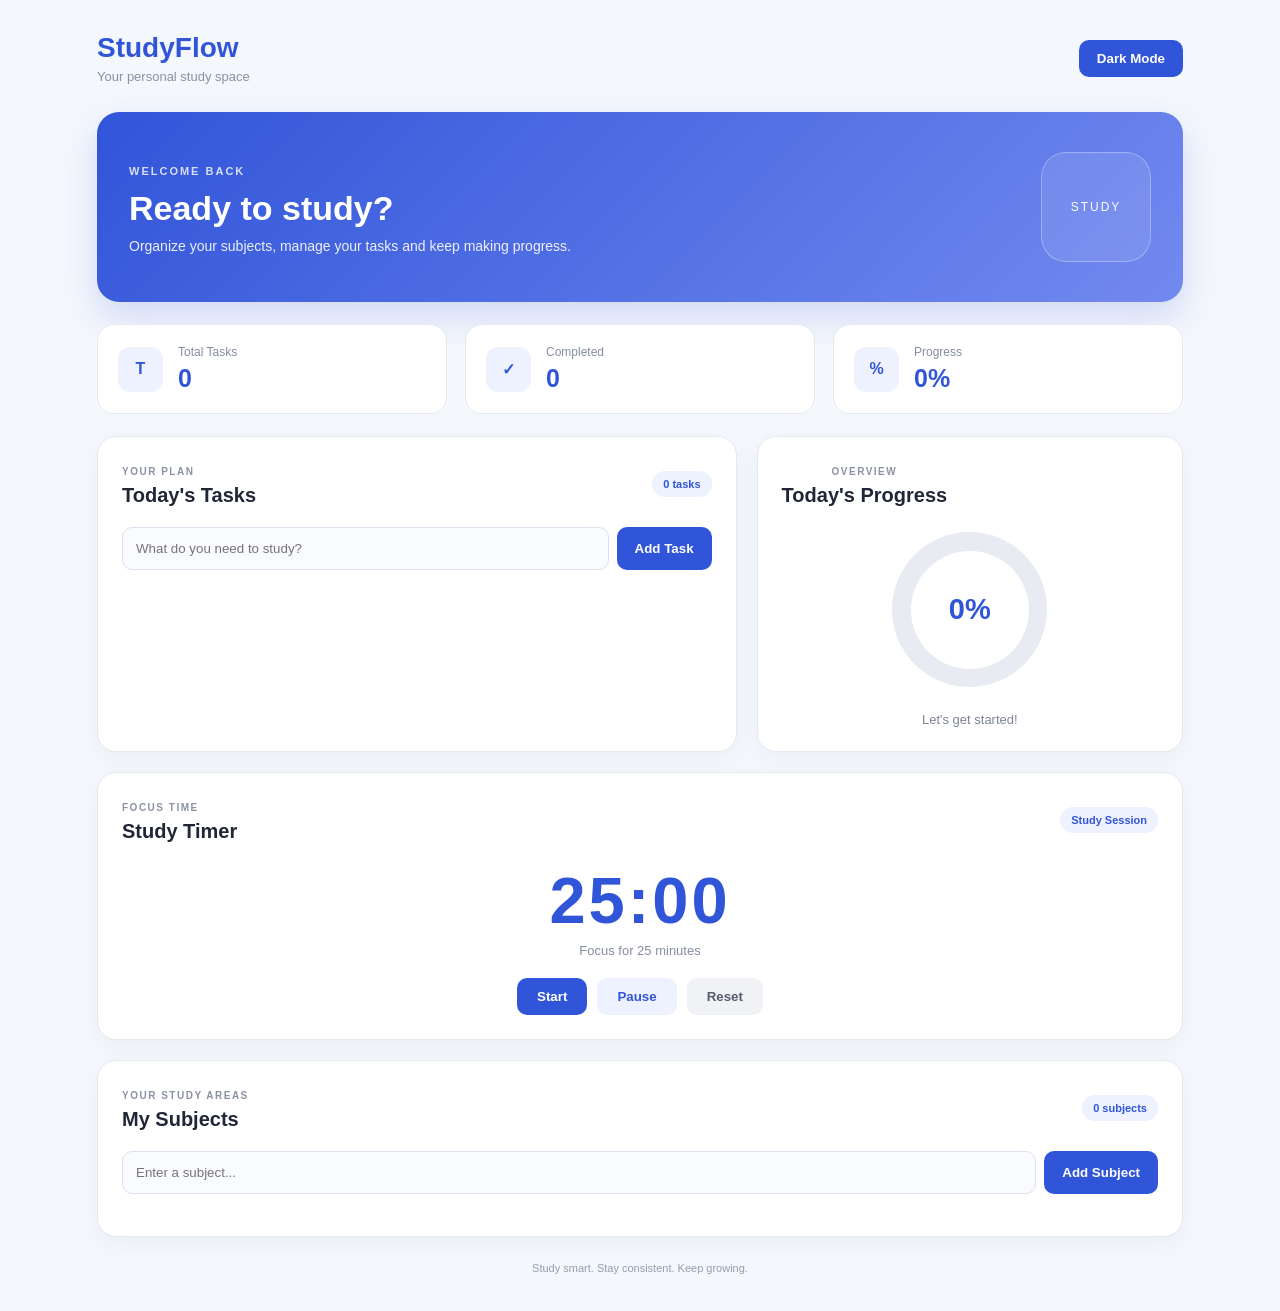
<file: index.html>
<!DOCTYPE html>
<html lang="en">

<head>
    <link rel="manifest" href="Study%20planner/manifest.json">
<meta name="theme-color" content="#000000">
    <meta charset="UTF-8">
    <meta name="viewport" content="width=device-width, initial-scale=1.0">

    <title>StudyFlow</title>

    <link rel="stylesheet" href="Study%20planner/style.css">
</head>

<body>

<div class="container">

    <!-- HEADER -->
    <header>

        <div class="brand">
            <div class="logo">StudyFlow</div>
            <p>Your personal study space</p>
        </div>

        <button id="themeButton">
            Dark Mode
        </button>

    </header>


    <!-- WELCOME -->
    <section class="welcome">

        <div>
            <span>WELCOME BACK</span>

            <h1>Ready to study?</h1>

            <p>
                Organize your subjects, manage your tasks
                and keep making progress.
            </p>
        </div>

        <div class="welcome-icon">
            STUDY
        </div>

    </section>


    <!-- STATS -->
    <section class="stats">

        <div class="stat-card">
            <div class="stat-icon">T</div>

            <div>
                <p>Total Tasks</p>
                <h2 id="totalTasks">0</h2>
            </div>
        </div>


        <div class="stat-card">
            <div class="stat-icon">✓</div>

            <div>
                <p>Completed</p>
                <h2 id="completedTasks">0</h2>
            </div>
        </div>


        <div class="stat-card">
            <div class="stat-icon">%</div>

            <div>
                <p>Progress</p>
                <h2 id="progress">0%</h2>
            </div>
        </div>

    </section>


    <!-- MAIN GRID -->
    <div class="main-grid">

        <!-- TASK CARD -->
        <section class="card">

            <div class="card-title">

                <div>
                    <span>YOUR PLAN</span>
                    <h2>Today's Tasks</h2>
                </div>

                <div class="task-count" id="taskCount">
                    0 tasks
                </div>

            </div>


            <div class="task-input">

                <input
                    type="text"
                    id="taskInput"
                    placeholder="What do you need to study?"
                >

                <button id="addButton">
                    Add Task
                </button>

            </div>


            <ul id="taskList"></ul>

        </section>


        <!-- PROGRESS CARD -->
        <section class="card progress-card">

            <div class="card-title">

                <div>
                    <span>OVERVIEW</span>
                    <h2>Today's Progress</h2>
                </div>

            </div>


            <div class="progress-circle">

                <div id="circleText">
                    0%
                </div>

            </div>


            <p id="message">
                Let's get started!
            </p>

        </section>

    </div>


    <!-- STUDY TIMER -->
    <section class="card timer-card">

        <div class="card-title">

            <div>
                <span>FOCUS TIME</span>
                <h2>Study Timer</h2>
            </div>

            <div class="timer-mode" id="timerMode">
                Study Session
            </div>

        </div>


        <div class="timer-display" id="timerDisplay">
            25:00
        </div>


        <p class="timer-info" id="timerInfo">
            Focus for 25 minutes
        </p>


        <div class="timer-buttons">

            <button id="startTimer">
                Start
            </button>

            <button id="pauseTimer">
                Pause
            </button>

            <button id="resetTimer">
                Reset
            </button>

        </div>

    </section>


    <!-- SUBJECTS -->
    <section class="card subjects-card">

        <div class="card-title">

            <div>
                <span>YOUR STUDY AREAS</span>
                <h2>My Subjects</h2>
            </div>

            <div class="subject-count" id="subjectCount">
                0 subjects
            </div>

        </div>


        <div class="subject-input">

            <input
                type="text"
                id="subjectInput"
                placeholder="Enter a subject..."
            >

            <button id="addSubjectButton">
                Add Subject
            </button>

        </div>


        <div
            class="subjects"
            id="subjectList"
        ></div>

    </section>


    <footer>
        Study smart. Stay consistent. Keep growing.
    </footer>

</div>


<script src="Study%20planner/script.js"></script>

</body>

</html>
</file>
<file: Study planner/style.css>
* {
    box-sizing: border-box;
    margin: 0;
    padding: 0;
}

body {
    font-family: Arial, sans-serif;
    background: #f4f7fc;
    color: #202636;
    transition: 0.3s;
}

button,
input {
    font-family: inherit;
}

.container {
    max-width: 1150px;
    margin: auto;
    padding: 32px;
}


/* HEADER */

header {
    display: flex;
    justify-content: space-between;
    align-items: center;
    margin-bottom: 28px;
}

.logo {
    color: #3155d9;
    font-size: 28px;
    font-weight: 800;
}

.brand p {
    color: #8991a2;
    font-size: 13px;
    margin-top: 5px;
}

#themeButton {
    border: none;
    background: #3155d9;
    color: white;
    padding: 11px 18px;
    border-radius: 10px;
    cursor: pointer;
    font-weight: bold;
}


/* WELCOME */

.welcome {
    min-height: 190px;
    background: linear-gradient(135deg, #3155d9, #7289ef);
    color: white;
    border-radius: 22px;
    padding: 32px;

    display: flex;
    align-items: center;
    justify-content: space-between;

    margin-bottom: 22px;

    box-shadow: 0 15px 35px rgba(49, 85, 217, 0.18);
}

.welcome span {
    font-size: 11px;
    letter-spacing: 2px;
    opacity: 0.8;
    font-weight: bold;
}

.welcome h1 {
    font-size: 34px;
    margin: 10px 0;
}

.welcome p {
    font-size: 14px;
    opacity: 0.9;
}

.welcome-icon {
    width: 110px;
    height: 110px;

    border: 1px solid rgba(255,255,255,0.3);
    border-radius: 25px;

    display: flex;
    align-items: center;
    justify-content: center;

    font-size: 12px;
    letter-spacing: 2px;

    background: rgba(255,255,255,0.1);
}


/* STATS */

.stats {
    display: grid;
    grid-template-columns: repeat(3, 1fr);
    gap: 18px;
    margin-bottom: 22px;
}

.stat-card {
    background: white;
    border: 1px solid #e5e9f1;
    border-radius: 17px;
    padding: 20px;

    display: flex;
    align-items: center;
    gap: 15px;

    transition: 0.2s;
}

.stat-card:hover {
    transform: translateY(-3px);
}

.stat-icon {
    width: 45px;
    height: 45px;

    border-radius: 12px;

    background: #eef2ff;
    color: #3155d9;

    display: flex;
    align-items: center;
    justify-content: center;

    font-weight: bold;
}

.stat-card p {
    color: #858da0;
    font-size: 12px;
}

.stat-card h2 {
    color: #3155d9;
    font-size: 25px;
    margin-top: 5px;
}


/* MAIN */

.main-grid {
    display: grid;
    grid-template-columns: 1.5fr 1fr;
    gap: 20px;
}

.card {
    background: white;
    border: 1px solid #e5e9f1;
    border-radius: 19px;
    padding: 24px;

    box-shadow: 0 7px 25px rgba(30, 45, 80, 0.04);
}

.card-title {
    display: flex;
    justify-content: space-between;
    align-items: center;
    margin-bottom: 20px;
}

.card-title span {
    color: #8a92a3;
    font-size: 10px;
    letter-spacing: 1.5px;
    font-weight: bold;
}

.card-title h2 {
    font-size: 20px;
    margin-top: 5px;
}


/* TASK */

.task-input,
.subject-input {
    display: flex;
    gap: 8px;
    margin-bottom: 18px;
}

.task-input input,
.subject-input input {
    flex: 1;
    padding: 13px;

    border: 1px solid #dce1eb;
    border-radius: 10px;

    outline: none;
    background: #fafbfe;
}

.task-input input:focus,
.subject-input input:focus {
    border-color: #3155d9;
}

#addButton,
#addSubjectButton {
    border: none;
    background: #3155d9;
    color: white;

    padding: 0 18px;
    border-radius: 10px;

    cursor: pointer;
    font-weight: bold;
}

.task-count,
.subject-count,
.timer-mode {
    background: #eef2ff;
    color: #3155d9;

    padding: 7px 11px;
    border-radius: 20px;

    font-size: 11px;
    font-weight: bold;
}

#taskList {
    list-style: none;
}

.task {
    display: flex;
    justify-content: space-between;
    align-items: center;

    padding: 14px;
    margin-bottom: 9px;

    background: #f8faff;
    border: 1px solid #e8ebf2;

    border-radius: 11px;
}

.task-text {
    cursor: pointer;
    font-size: 13px;
}

.task.completed .task-text {
    text-decoration: line-through;
    color: #9ba1ae;
}

.delete {
    border: none;
    background: transparent;
    color: #e05252;
    cursor: pointer;
    font-size: 12px;
}


/* PROGRESS */

.progress-card {
    text-align: center;
}

.progress-circle {
    width: 155px;
    height: 155px;

    margin: 25px auto;

    border-radius: 50%;

    background: conic-gradient(
        #3155d9 0deg,
        #e8ebf2 0deg
    );

    display: flex;
    align-items: center;
    justify-content: center;
}

.progress-circle div {
    width: 118px;
    height: 118px;

    border-radius: 50%;

    background: white;

    display: flex;
    align-items: center;
    justify-content: center;

    color: #3155d9;
    font-size: 29px;
    font-weight: bold;
}

#message {
    color: #7d8596;
    font-size: 13px;
}


/* TIMER */

.timer-card {
    margin-top: 20px;
    text-align: center;
}

.timer-card .card-title {
    text-align: left;
}

.timer-display {
    font-size: 65px;
    font-weight: 800;
    color: #3155d9;
    letter-spacing: 3px;
    margin: 15px 0 5px;
}

.timer-info {
    color: #858da0;
    font-size: 13px;
    margin-bottom: 20px;
}

.timer-buttons {
    display: flex;
    justify-content: center;
    gap: 10px;
}

.timer-buttons button {
    border: none;
    padding: 11px 20px;
    border-radius: 10px;
    cursor: pointer;
    font-weight: bold;
}

#startTimer {
    background: #3155d9;
    color: white;
}

#pauseTimer {
    background: #eef2ff;
    color: #3155d9;
}

#resetTimer {
    background: #f1f2f5;
    color: #555d6e;
}


/* SUBJECTS */

.subjects-card {
    margin-top: 20px;
}

.subjects {
    display: grid;
    grid-template-columns: repeat(4, 1fr);
    gap: 12px;
}

.subject {
    position: relative;

    background: #f8faff;
    border: 1px solid #e6eaf2;

    padding: 18px;

    border-radius: 13px;

    min-height: 85px;
}

.subject strong {
    color: #3155d9;
    display: block;
    font-size: 14px;
    padding-right: 20px;
}

.subject small {
    color: #8a92a3;
    display: block;
    margin-top: 7px;
    font-size: 11px;
}

.subject-delete {
    position: absolute;
    top: 10px;
    right: 10px;

    border: none;
    background: transparent;

    color: #e05252;
    cursor: pointer;
}


/* FOOTER */

footer {
    text-align: center;
    color: #969dac;
    font-size: 11px;
    padding: 25px 0 5px;
}


/* DARK MODE */

body.dark {
    background: #101522;
    color: #eef1f7;
}

body.dark .stat-card,
body.dark .card {
    background: #191f2e;
    border-color: #2c3548;
    box-shadow: none;
}

body.dark .stat-card p,
body.dark .brand p,
body.dark #message,
body.dark footer {
    color: #9ba5b8;
}

body.dark .task,
body.dark .subject {
    background: #222a3b;
    border-color: #303b50;
}

body.dark .task-input input,
body.dark .subject-input input {
    background: #222a3b;
    color: white;
    border-color: #39445a;
}

body.dark .progress-circle div {
    background: #191f2e;
}

body.dark .task-count,
body.dark .subject-count,
body.dark .timer-mode {
    background: #293454;
}

body.dark .pauseTimer,
body.dark #pauseTimer {
    background: #293454;
}

body.dark #resetTimer {
    background: #303747;
    color: #dce1eb;
}


/* MOBILE */

@media (max-width: 800px) {

    .container {
        padding: 20px;
    }

    .stats {
        grid-template-columns: 1fr;
    }

    .main-grid {
        grid-template-columns: 1fr;
    }

    .subjects {
        grid-template-columns: repeat(2, 1fr);
    }

    .welcome-icon {
        display: none;
    }
}


@media (max-width: 550px) {

    header {
        align-items: flex-start;
        gap: 15px;
    }

    .welcome h1 {
        font-size: 27px;
    }

    .subjects {
        grid-template-columns: 1fr;
    }

    .task-input,
    .subject-input {
        flex-direction: column;
    }

    #addButton,
    #addSubjectButton {
        padding: 12px;
    }

    .timer-display {
        font-size: 50px;
    }

    .timer-buttons {
        flex-wrap: wrap;
    }
}
</file>
